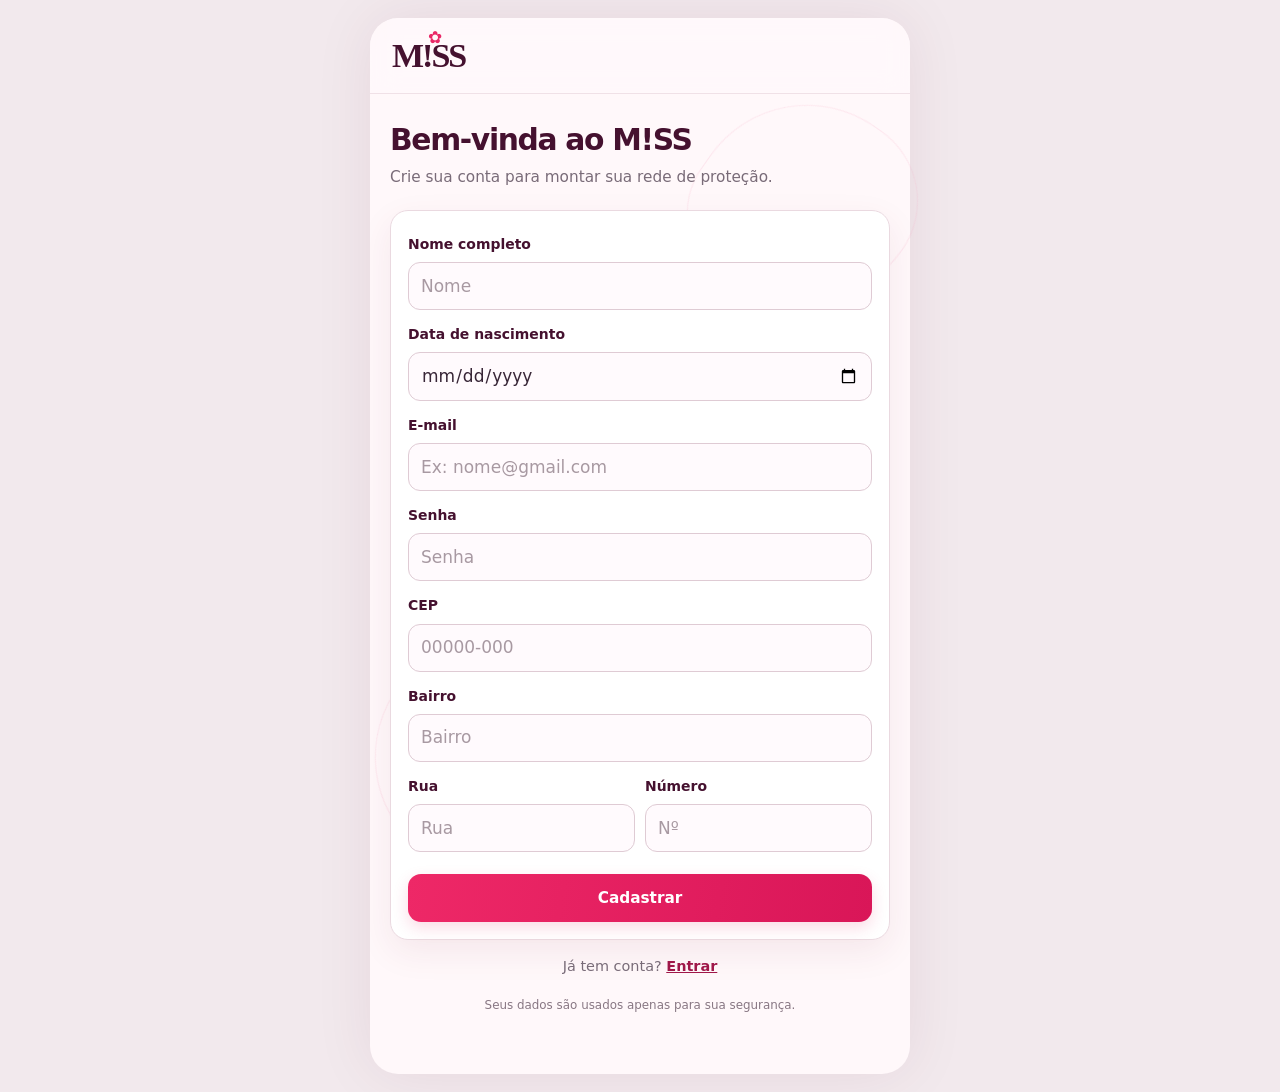
<file: index.html>
<!DOCTYPE html>
<html lang="pt-BR">
<head>
  <meta charset="UTF-8">
  <meta name="viewport" content="width=device-width, initial-scale=1">
  <meta name="theme-color" content="#fff1f4">
  <title>M!SS — Rede de proteção</title>
  <script src="guard.js"></script>
  <link rel="stylesheet" href="styles.css">
</head>
<body>
  <div class="app-shell">
    <header class="topbar">
      <a class="logo" href="#" aria-label="M!SS início"><span class="logo-flower">✿</span>M!SS</a>
    </header>

    <main>
      <section id="homeScreen" class="screen active" aria-labelledby="homeTitle">
        <div class="greeting">
          <div>
            <p class="eyebrow">SUA REDE DE PROTEÇÃO</p>
            <h1 id="homeTitle">Olá, Maria <span class="wave">♡</span></h1>
            <p class="subheading">Sua segurança importa. Você não está sozinha.</p>
          </div>
        </div>

        <div class="section-label"><span>O que está acontecendo?</span></div>

        <button class="alert-card urgent" id="dangerButton">
          <span class="alert-symbol">!</span>
          <span class="alert-text">
            <strong>PERIGO IMINENTE</strong>
            <small>Preciso de ajuda agora. Avisar contatos prioritários.</small>
          </span>
          <span class="card-arrow">→</span>
        </button>

        <button class="alert-card worried" id="unsafeButton">
          <span class="alert-symbol">!</span>
          <span class="alert-text">
            <strong>ESTOU INSEGURA</strong>
            <small>Quero que alguém da minha rede entre em contato.</small>
          </span>
          <span class="card-arrow">→</span>
        </button>

        <button class="voice-button" id="voiceButton">
          <span class="mic">♩</span>
          <span><strong>Precisa de ajuda para usar?</strong><small>Toque para experimentar o comando por voz</small></span>
        </button>

        
        <p class="disclaimer">Protótipo acadêmico. Não substitui serviços oficiais de emergência.</p>
      </section>

      <section id="contactsScreen" class="screen" aria-labelledby="contactsTitle">
        <button class="back-button" data-screen="homeScreen">‹ Voltar</button>
        <div class="page-heading">
          <p class="eyebrow">PESSOAS EM QUEM VOCÊ CONFIA</p>
          <h1 id="contactsTitle">Minha rede de apoio</h1>
          <p class="subheading">Organize quem pode receber seus pedidos de ajuda.</p>
        </div>
        <div class="priority-note"><p><strong>Prioridade 1</strong> recebe primeiro o alerta de perigo iminente. Você pode alterar a ordem quando quiser.</p></div>
        <div id="contactList" class="contact-list"></div>
        <button id="addContactButton" class="primary-button full-width">＋ Adicionar contato</button>
      </section>

      <section id="addContactScreen" class="screen" aria-labelledby="addContactTitle">
        <button class="back-button" data-screen="contactsScreen">‹ Voltar para a lista</button>
        <div class="page-heading">
          <p class="eyebrow">REDE DE APOIO</p>
          <h1 id="addContactTitle">Adicionar contato</h1>
          <p class="subheading">Cadastre uma pessoa de confiança.</p>
        </div>
        <form id="contactForm" class="form-card">
          <label for="nameInput">Nome do contato</label>
          <input id="nameInput" name="name" required maxlength="70" placeholder="Ex.: Maria Silva">
          <label for="phoneInput">Telefone / WhatsApp</label>
          <input id="phoneInput" name="phone" type="tel" required maxlength="25" placeholder="(43) 99999-9999">
          <label for="roleInput">Vínculo</label>
          <select id="roleInput">
            <option>Familiar</option><option>Vizinha(o)</option><option>Amiga(o)</option><option>Polícia / serviço oficial</option><option>Outro contato de confiança</option>
          </select>
          <label for="priorityInput">Prioridade de acionamento</label>
          <select id="priorityInput">
            <option value="1">Prioridade 1 — primeiro alerta</option>
            <option value="2">Prioridade 2</option>
            <option value="3">Prioridade 3</option>
          </select>
          <p class="form-hint">Cadastre apenas pessoas que concordaram em fazer parte da sua rede.</p>
          <button class="primary-button full-width" type="submit">Salvar contato</button>
        </form>
      </section>

      <section id="settingsScreen" class="screen" aria-labelledby="settingsTitle">
        <button class="back-button" data-screen="homeScreen">‹ Voltar</button>
        <div class="page-heading">
          <p class="eyebrow">FEITO PARA VOCÊ</p>
          <h1 id="settingsTitle">Configurações</h1>
          <p class="subheading">Deixe o M!SS mais confortável para usar.</p>
        </div>
        <div class="settings-card">
          <label for="fontSize">Tamanho do texto</label>
          <div class="segmented">
            <button data-font="normal">Padrão</button><button data-font="large">Grande</button><button data-font="xlarge">Muito grande</button>
          </div>
          <label for="themeToggle">Aparência</label>
          <button id="themeToggle" class="setting-row"><span>☼</span><span><strong>Claro / Escuro</strong><small>Alternar contraste da tela</small></span><b>↔</b></button>
          <div class="setting-row"><span>◉</span><span><strong>Privacidade da localização</strong><small>A localização só é solicitada quando você pede.</small></span></div>
          <div class="setting-row"><span>♡</span><span><strong>Rede de confiança</strong><small>Você pode editar ou remover contatos a qualquer momento.</small></span></div>
        </div>
      </section>

      <section id="historyScreen" class="screen" aria-labelledby="historyTitle">
        <button class="back-button" data-screen="homeScreen">‹ Voltar</button>
        <div class="page-heading"><p class="eyebrow">REGISTROS DESTA SESSÃO</p><h1 id="historyTitle">Histórico</h1></div>
        <div id="historyList" class="history-list"></div>
        <p id="historyEmpty" class="empty-state">Nenhum acionamento simulado ainda.</p>
      </section>
    </main>

    <nav class="bottom-nav" aria-label="Navegação principal">
      <button class="nav-item active" data-screen="homeScreen"><span>⌂</span>Início</button>
      <button class="nav-item" data-screen="contactsScreen"><span>♧</span>Contatos</button>
      <button class="nav-item" data-screen="historyScreen"><span>◷</span>Histórico</button>
      <button class="nav-item" data-screen="settingsScreen"><span>⚙</span>Ajustes</button>
    </nav>
  </div>

  <dialog id="alertDialog" class="modal">
    <form method="dialog" id="alertForm">
      <div id="modalIcon" class="modal-icon">!</div>
      <p id="modalEyebrow" class="eyebrow">CONFIRMAÇÃO</p>
      <h2 id="modalTitle">Confirmar pedido?</h2>
      <p id="modalDescription"></p>
      <div id="modalRecipients" class="recipient-preview"></div>
      <div id="modalLocation" class="location-preview" hidden></div>
      <div id="modalSend" class="send-list" hidden></div>
      <p id="modalWarning" class="modal-warning">Ao confirmar, o WhatsApp abrirá com a mensagem pronta para o primeiro contato; use os botões para avisar os demais. Em emergência real, ligue 190.</p>
      <div class="modal-actions">
        <button id="cancelAlert" class="secondary-button" value="cancel">Voltar</button>
        <button id="confirmAlert" class="primary-button" value="confirm">Enviar pedido</button>
      </div>
    </form>
  </dialog>
  <div id="toast" class="toast" role="status" aria-live="polite" hidden></div>
  <script src="model.js"></script>
  <script src="view.js"></script>
  <script src="controller.js"></script>
</body>
</html>
</file>
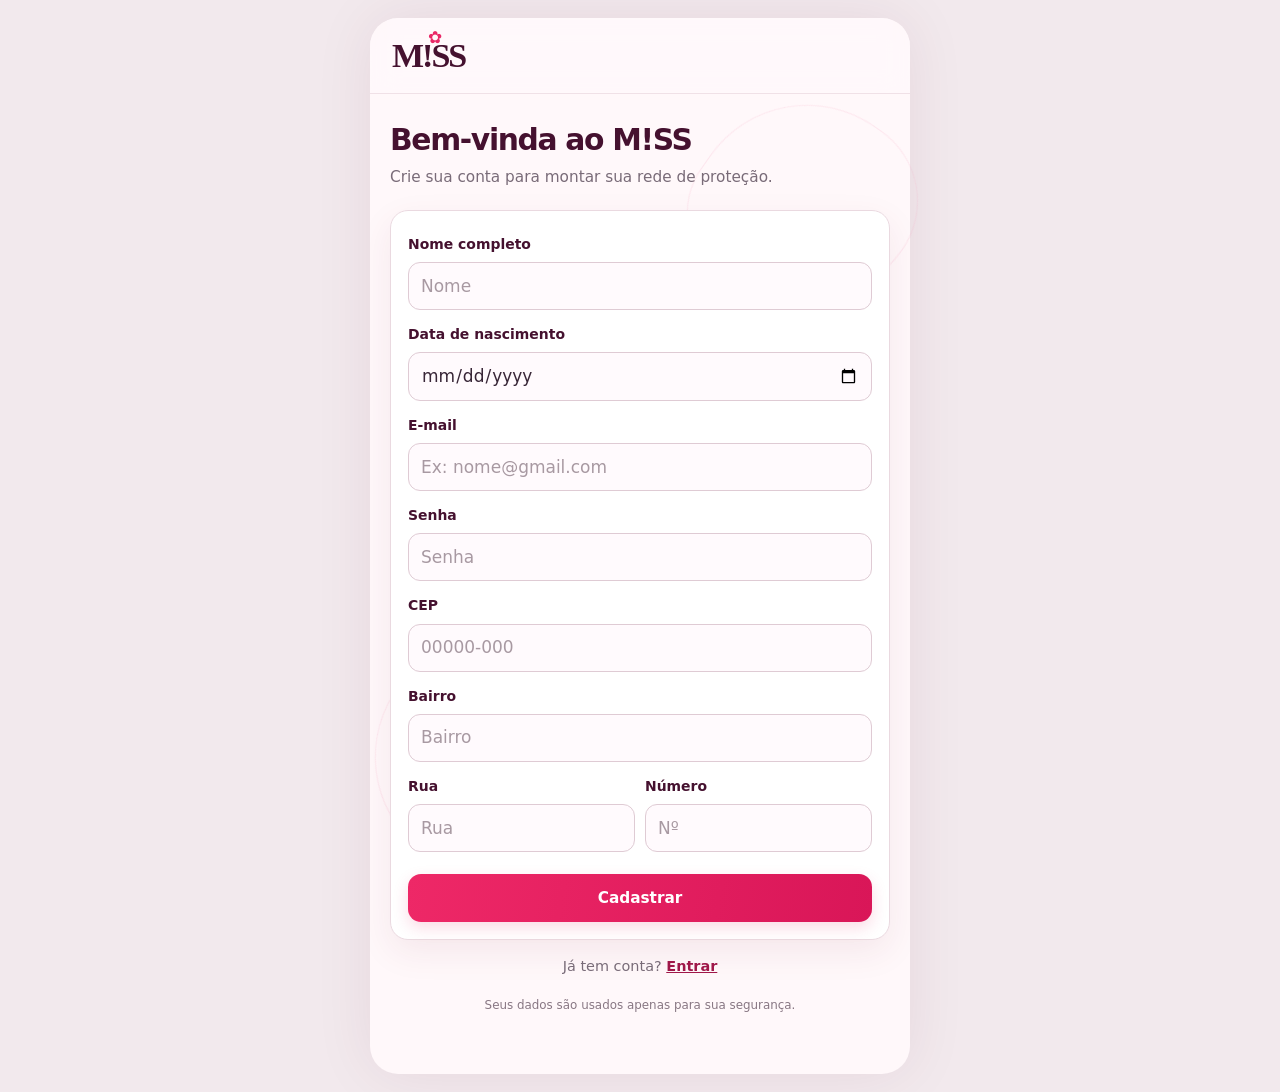
<file: cadastro.html>
<!DOCTYPE html>
<html lang="pt-BR">
<head>
  <meta charset="utf-8">
  <meta http-equiv="X-UA-Compatible" content="IE=edge">
  <title>M!SS - Rede de Proteção</title>
  <meta name="viewport" content="width=device-width, initial-scale=1">
  <link rel="stylesheet" type="text/css" media="screen" href="style2.css">
  <script src="auth.js" defer></script>
</head>
<body>
  <div class="app-shell">
    <header class="topbar">
      <a class="logo" href="#" aria-label="M!SS início"><span class="logo-flower">✿</span>M!SS</a>
    </header>

    <main>
      <section class="intro">
        <h1>Bem-vinda ao M!SS</h1>
        <p class="subheading">Crie sua conta para montar sua rede de proteção.</p>
      </section>

      <form class="form-card" id="cadastro">
        <label for="nome">Nome completo</label>
        <input id="nome" name="nome" type="text" placeholder="Nome" autocomplete="name" required>

        <label for="nascimento">Data de nascimento</label>
        <input id="nascimento" name="nascimento" type="date" autocomplete="bday" required>

        <label for="email">E-mail</label>
        <input id="email" name="email" type="email" placeholder="Ex: nome@gmail.com" autocomplete="email" required>

        <label for="senha">Senha</label>
        <input id="senha" name="senha" type="password" placeholder="Senha" autocomplete="new-password" required>

        <label for="cep">CEP</label>
        <input id="cep" name="cep" type="text" inputmode="numeric" maxlength="9" pattern="\d{5}-?\d{3}" title="Digite os 8 números do CEP" placeholder="00000-000" autocomplete="postal-code" required>
        <p class="form-hint" id="cepStatus" role="status" aria-live="polite" hidden></p>

        <label for="bairro">Bairro</label>
        <input id="bairro" name="bairro" type="text" placeholder="Bairro" required>

        <div class="form-row">
          <div>
            <label for="rua">Rua</label>
            <input id="rua" name="rua" type="text" placeholder="Rua" required>
          </div>
          <div>
            <label for="numero">Número</label>
            <input id="numero" name="numero" type="text" inputmode="numeric" placeholder="Nº" required>
          </div>
        </div>

        <p class="form-hint" id="cadastroStatus" role="alert" hidden></p>

        <button class="primary-button full-width" type="submit">Cadastrar</button>
      </form>

      <p class="form-link">Já tem conta? <a href="login.html">Entrar</a></p>

      <p class="disclaimer">Seus dados são usados apenas para sua segurança.</p>
    </main>
  </div>
</body>
</html>
</file>
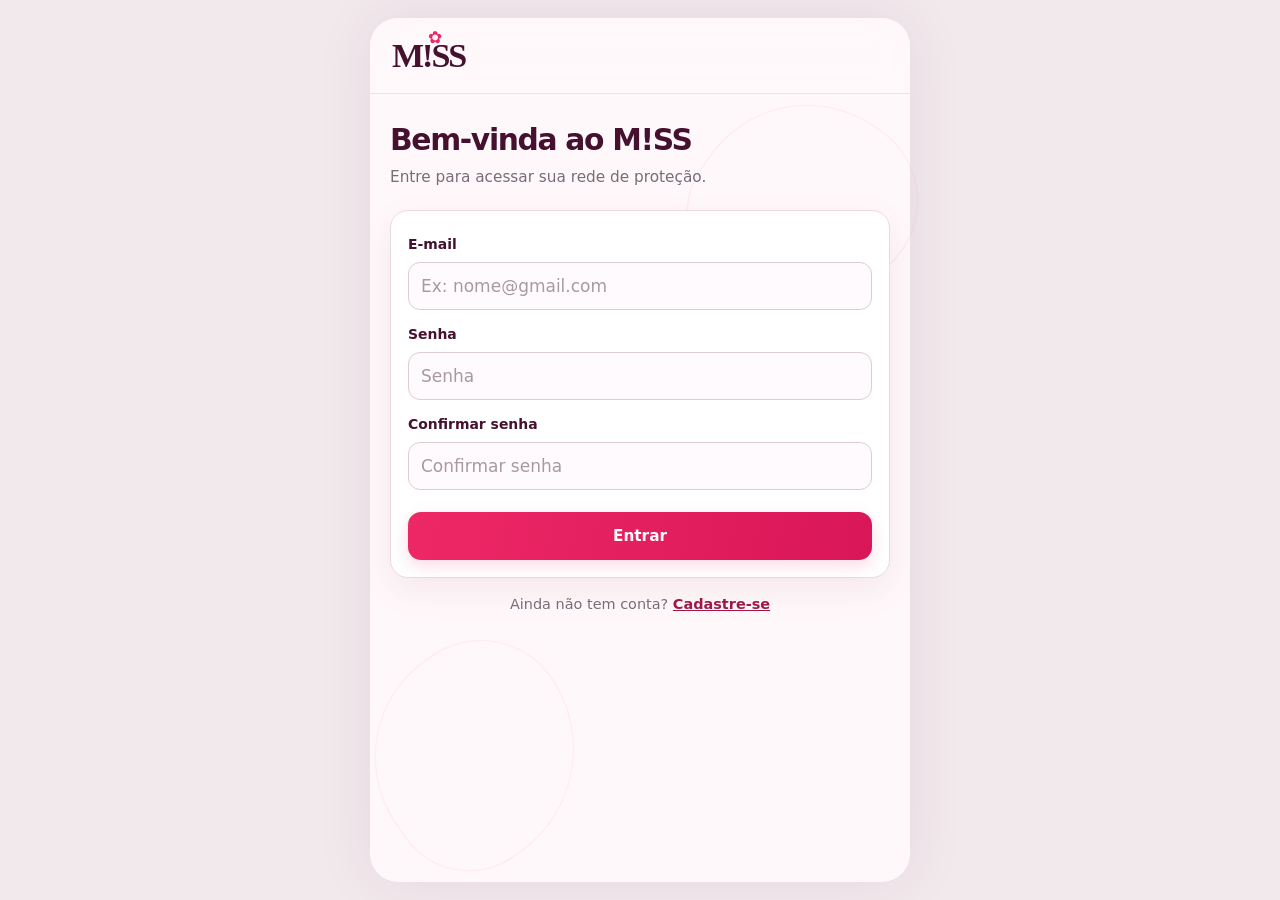
<file: login.html>
<!DOCTYPE html>
<html lang="pt-BR">
<head>
  <meta charset="utf-8">
  <meta http-equiv="X-UA-Compatible" content="IE=edge">
  <title>M!SS - Rede de Proteção</title>
  <meta name="viewport" content="width=device-width, initial-scale=1">
  <link rel="stylesheet" type="text/css" media="screen" href="style2.css">
  <script src="auth.js" defer></script>
</head>
<body>
  <div class="app-shell">
    <header class="topbar">
      <a class="logo" href="#" aria-label="M!SS início"><span class="logo-flower">✿</span>M!SS</a>
    </header>

    <main>
      <section class="intro">
        <h1>Bem-vinda ao M!SS</h1>
        <p class="subheading">Entre para acessar sua rede de proteção.</p>
      </section>

      <form class="form-card" id="login">
        <label for="email">E-mail</label>
        <input id="email" name="email" type="email" placeholder="Ex: nome@gmail.com" autocomplete="email" required>

        <label for="senha">Senha</label>
        <input id="senha" name="senha" type="password" placeholder="Senha" autocomplete="current-password" required>

        <label for="confirmar">Confirmar senha</label>
        <input id="confirmar" name="confirmar" type="password" placeholder="Confirmar senha" autocomplete="current-password" required>

        <p class="form-hint" id="loginStatus" role="status" aria-live="polite" hidden></p>

        <button class="primary-button full-width" type="submit">Entrar</button>
      </form>

      <p class="form-link">Ainda não tem conta? <a href="cadastro.html">Cadastre-se</a></p>
    </main>
  </div>
</body>
</html>
</file>
<file: styles.css>
:root {
  --pink:#e92867; --pink-dark:#9f1749; --rose:#f9dce7; --rose-pale:#fff5f7;
  --plum:#45112f; --ink:#382637; --muted:#796b78; --line:#ead9e0;
  --white:#fff; --bg:#fff8fa; --danger:#f32e3e; --danger-deep:#bd152c;
  --yellow:#ffca2e; --yellow-deep:#6b4000; --shadow:0 12px 34px #7d244014;
}
*{box-sizing:border-box}
html{font-size:17px}
body{margin:0;background:#f2e9ed;color:var(--ink);font-family:Inter,ui-sans-serif,system-ui,-apple-system,"Segoe UI",sans-serif;line-height:1.45}
button,input,select{font:inherit}
button{cursor:pointer}
button:focus-visible,input:focus-visible,select:focus-visible{outline:3px solid #4b74ff;outline-offset:3px}
.app-shell{position:relative;width:min(100%,540px);min-height:100dvh;margin:0 auto;background:var(--bg);overflow:hidden;box-shadow:0 0 60px #5a173014}
.app-shell::before,.app-shell::after{content:"";position:fixed;pointer-events:none;width:210px;height:210px;border:1px solid #f4a9c3;border-radius:58% 42% 62% 38%;opacity:.22;transform:rotate(35deg);z-index:0}
.app-shell::before{top:100px;right:calc(50% - 270px)}
.app-shell::after{bottom:40px;left:calc(50% - 270px);transform:rotate(-35deg)}
.topbar{height:76px;padding:0 22px;display:flex;align-items:center;justify-content:space-between;border-bottom:1px solid #f0e1e7;background:#fff9fbdd;backdrop-filter:blur(14px);position:sticky;top:0;z-index:5}
.logo{position:relative;color:var(--plum);text-decoration:none;font-family:Georgia,serif;font-size:2rem;font-weight:800;letter-spacing:-2px}
.logo-flower{position:absolute;color:var(--pink);font-family:system-ui;font-size:1rem;top:-6px;left:36px;letter-spacing:0}
.icon-button{border:0;background:transparent;color:var(--plum);font-size:1.5rem;width:44px;height:44px;border-radius:13px}
.icon-button:hover{background:var(--rose)}
main{position:relative;z-index:1;padding:24px 20px 100px}
.screen{display:none;animation:fadein .18s ease}
.screen.active{display:block}
@keyframes fadein{from{opacity:.55;transform:translateY(4px)}to{opacity:1;transform:none}}
.greeting{display:flex;justify-content:space-between;align-items:center;margin:5px 0 22px}
.eyebrow{font-size:.68rem;letter-spacing:.13em;font-weight:850;color:var(--pink-dark);margin:0 0 6px}
h1{font-size:1.75rem;line-height:1.15;letter-spacing:-.045em;margin:0;color:var(--plum)}
h2{font-size:1.3rem;margin:.2rem 0 .5rem;color:var(--plum)}
.subheading{font-size:.9rem;color:var(--muted);margin:.5rem 0 0}
.wave{color:var(--pink)}
.avatar{width:49px;height:49px;border-radius:18px;background:linear-gradient(140deg,#ffd8e5,#f8a8c4);color:var(--plum);display:grid;place-items:center;font-weight:850;font-size:1.3rem;border:1px solid #f0a6c0}
.location-card{display:flex;align-items:center;gap:12px;padding:13px;background:#fff;border:1px solid var(--line);border-radius:17px;box-shadow:0 5px 20px #7d24400a;margin-bottom:25px}
.location-icon{width:42px;height:42px;display:grid;place-items:center;background:#fce5ed;border-radius:14px;color:var(--pink-dark);font-size:1.5rem}
.location-copy{flex:1;min-width:0}
.location-copy strong,.location-copy span{display:block}
.location-copy strong{font-size:.82rem}
.location-copy span{font-size:.72rem;color:var(--muted);margin-top:2px}
.small-outline{background:white;border:1px solid #d98da9;color:var(--pink-dark);border-radius:10px;padding:8px 10px;font-size:.78rem;font-weight:800}
.section-label{display:flex;justify-content:space-between;align-items:center;font-size:.98rem;font-weight:850;color:var(--plum);margin:0 2px 12px}
.sparkle{color:var(--pink);font-size:1.3rem}
.alert-card{width:100%;display:flex;align-items:center;gap:13px;text-align:left;border:0;border-radius:21px;padding:17px 15px;margin-bottom:13px;box-shadow:0 9px 20px #6b16351b;position:relative;overflow:hidden;min-height:137px}
.alert-card::after{content:"";position:absolute;right:-25px;top:-35px;width:120px;height:120px;border:1px solid #ffffff65;border-radius:50%}
.urgent{background:linear-gradient(135deg,#fa4055,#d9154d);color:white}
.worried{background:linear-gradient(135deg,#ffda55,#ffbf19);color:#3e2500}
.alert-symbol{flex:0 0 52px;height:52px;border-radius:18px;display:grid;place-items:center;background:#ffffff24;border:1px solid #ffffff66;font-size:2rem;font-weight:900}
.worried .alert-symbol{background:#ffffff68;border-color:#ffffffb5}
.alert-text{display:grid;gap:5px;flex:1}
.alert-text strong{font-size:1.04rem;letter-spacing:.015em}
.alert-text small{font-size:.79rem;line-height:1.45;max-width:260px}
.card-arrow{font-size:1.6rem;align-self:flex-end}
.voice-button{display:flex;align-items:center;gap:13px;width:100%;padding:13px 15px;margin:16px 0 20px;border:1px solid var(--line);border-radius:17px;background:#fff;color:var(--plum);text-align:left}
.mic{display:grid;place-items:center;width:44px;height:44px;border-radius:50%;background:var(--rose);color:var(--pink-dark);font-size:1.4rem}
.voice-button strong,.voice-button small{display:block}
.voice-button strong{font-size:.86rem}
.voice-button small{font-size:.73rem;color:var(--muted);margin-top:3px}
.quick-links{display:grid;gap:8px}
.quick-links button{display:flex;align-items:center;gap:12px;border:1px solid var(--line);background:#fff;border-radius:13px;padding:13px;color:var(--plum);font-weight:750;text-align:left}
.quick-links button span{color:var(--pink);font-size:1.3rem}
.quick-links button b{margin-left:auto;font-size:1.4rem;font-weight:500;color:var(--muted)}
.disclaimer{font-size:.7rem;color:#887783;text-align:center;margin:20px 10px 0}
.bottom-nav{position:fixed;z-index:6;bottom:0;left:50%;transform:translateX(-50%);width:min(100%,540px);height:76px;display:flex;justify-content:space-around;align-items:center;padding:6px 8px calc(6px + env(safe-area-inset-bottom));background:#fffdfef0;backdrop-filter:blur(16px);border-top:1px solid var(--line)}
.nav-item{flex:1;display:grid;justify-items:center;gap:2px;border:0;border-radius:12px;padding:7px 2px;background:transparent;color:#8a7884;font-size:.66rem;font-weight:700}
.nav-item span{font-size:1.35rem;line-height:1.2}
.nav-item.active{color:var(--pink-dark);background:#fde8ef}
.back-button{border:0;background:transparent;color:var(--pink-dark);font-weight:800;padding:4px 0 18px}
.page-heading{margin-bottom:20px}
.priority-note{display:flex;gap:10px;background:#fff0f5;border:1px solid #f4c5d6;border-radius:14px;padding:12px;margin-bottom:15px;font-size:.78rem}
.priority-note span{color:var(--pink);font-size:1.25rem}
.priority-note p{margin:0}
.priority-note strong{display:block;color:var(--pink-dark)}
.contact-list{display:grid;gap:10px;margin-bottom:16px}
.contact-item{display:flex;align-items:center;gap:11px;background:#fff;border:1px solid var(--line);border-radius:15px;padding:12px}
.contact-avatar{width:45px;height:45px;flex:0 0 45px;border-radius:15px;display:grid;place-items:center;background:linear-gradient(140deg,#fbe6ed,#f7c0d3);color:var(--plum);font-weight:900}
.contact-details{min-width:0;flex:1}
.contact-details strong,.contact-details small{display:block;overflow-wrap:anywhere}
.contact-details strong{font-size:.9rem}
.contact-details small{font-size:.74rem;color:var(--muted)}
.priority-tag{display:inline-block;margin-top:4px;padding:2px 7px;border-radius:99px;font-size:.62rem;font-weight:850;background:#fce3eb;color:#9b1d4b}
.priority-tag.p2{background:#fff0c5;color:#745000}
.priority-tag.p3{background:#eee3f4;color:#694579}
.contact-actions{display:flex;flex-direction:column;gap:4px}
.contact-actions button{border:1px solid var(--line);border-radius:8px;background:white;color:var(--pink-dark);font-size:.72rem;padding:5px 7px}
.primary-button,.secondary-button{min-height:48px;padding:11px 16px;border-radius:13px;font-weight:850;font-size:.9rem}
.primary-button{border:0;background:linear-gradient(100deg,#ee2867,#d91658);color:#fff;box-shadow:0 6px 15px #e928672b}
.primary-button:hover{filter:brightness(.97)}
.secondary-button{background:white;border:1px solid #d7c5cd;color:var(--plum)}
.full-width{width:100%}
.form-card,.settings-card{background:#fff;border:1px solid var(--line);border-radius:18px;padding:17px;box-shadow:var(--shadow)}
.form-card{display:grid;gap:8px}
.form-card label,.settings-card>label{font-weight:800;font-size:.82rem;margin-top:6px}
input,select{width:100%;min-height:48px;border:1px solid #dfcbd4;border-radius:12px;background:#fffafd;color:var(--ink);padding:10px 12px}
input::placeholder{color:#a899a2}
.form-hint{font-size:.75rem;color:var(--muted);margin:6px 0}
.segmented{display:flex;gap:5px;margin:7px 0 18px}
.segmented button{flex:1;padding:9px 4px;border-radius:10px;border:1px solid var(--line);background:white;color:var(--plum);font-size:.75rem}
.segmented button.selected{background:#fde5ee;border-color:#ef83a9;color:var(--pink-dark);font-weight:850}
.setting-row{width:100%;display:flex;align-items:center;gap:12px;text-align:left;background:#fff;border:0;border-top:1px solid #f0e2e8;padding:15px 2px;color:var(--plum)}
.setting-row>span:first-child{font-size:1.25rem;color:var(--pink)}
.setting-row>span:nth-child(2){flex:1}
.setting-row strong,.setting-row small{display:block}
.setting-row strong{font-size:.85rem}
.setting-row small{font-size:.74rem;color:var(--muted);margin-top:3px}
.setting-row b{color:var(--pink);font-size:1.1rem}
.history-list{display:grid;gap:10px}
.history-item{display:flex;gap:12px;background:white;border:1px solid var(--line);border-radius:14px;padding:13px}
.history-dot{width:12px;height:12px;border-radius:50%;margin-top:5px;background:#eab42a;flex:0 0 12px}
.history-dot.urgent{background:var(--danger)}
.history-item strong,.history-item small{display:block}
.history-item strong{font-size:.88rem}
.history-item small{font-size:.74rem;color:var(--muted);margin-top:3px}
.empty-state{text-align:center;color:var(--muted);background:white;border:1px dashed var(--line);border-radius:14px;padding:20px;font-size:.85rem}
.modal{border:0;border-radius:22px;padding:0;width:min(460px,calc(100% - 28px));box-shadow:0 25px 80px #45112f4a;color:var(--ink)}
.modal::backdrop{background:#2d1225a8;backdrop-filter:blur(4px)}
.modal form{padding:24px}
.modal-icon{width:52px;height:52px;border-radius:17px;background:#fde2ea;color:var(--pink-dark);display:grid;place-items:center;font-size:1.7rem;font-weight:900;margin-bottom:15px}
.modal-icon.urgent{background:#ffe1e5;color:#b20f2b}
.modal-icon.worried{background:#fff0bd;color:#724400}
.modal p{font-size:.88rem}
.recipient-preview,.location-preview{background:#fff4f7;border:1px solid #f2d5e0;border-radius:12px;padding:12px;font-size:.8rem;margin:12px 0}
.modal-warning{font-size:.73rem!important;color:#7d4b14}
.modal-actions{display:flex;gap:9px;margin-top:18px}
.modal-actions button{flex:1}
.toast{position:fixed;z-index:10;bottom:90px;left:50%;transform:translateX(-50%);width:min(92%,480px);padding:14px 16px;background:#43132f;color:white;border-radius:14px;box-shadow:0 10px 30px #0002;font-size:.85rem}
body.dark{--bg:#211a24;--white:#2c222e;--ink:#f8edf3;--plum:#ffe1ee;--muted:#c7b3c0;--line:#51404e}
body.dark .app-shell{background:var(--bg)}
body.dark .topbar,body.dark .bottom-nav{background:#2c222eeb;border-color:var(--line)}
body.dark .location-card,body.dark .voice-button,body.dark .quick-links button,body.dark .contact-item,body.dark .form-card,body.dark .settings-card,body.dark .history-item,body.dark .empty-state,body.dark input,body.dark select{background:#302632;color:var(--ink);border-color:var(--line)}
body.dark .segmented button,body.dark .contact-actions button,body.dark .secondary-button{background:#302632;color:var(--ink);border-color:var(--line)}
body.large-text{font-size:19px}
body.xlarge-text{font-size:21px}
@media(min-width:541px){body{padding:18px 0}.app-shell{min-height:calc(100dvh - 36px);border-radius:28px}.topbar{border-radius:28px 28px 0 0}.bottom-nav{bottom:18px;border-radius:0 0 28px 28px}}
@media(prefers-reduced-motion:reduce){*,*::before,*::after{animation:none!important;transition:none!important}}

.send-list{display:flex;flex-direction:column;gap:8px;margin:12px 0}
.send-list p{margin:0 0 4px;font-weight:700}
.send-link{display:block;padding:13px 14px;border-radius:13px;background:#e8f8ee;border:1px solid #b6e3c6;color:#14532d;font-weight:800;font-size:.88rem;text-decoration:none}
.send-link:hover{filter:brightness(.97)}
body.dark .send-link{background:#1f3a2b;border-color:#2f6b49;color:#c9f2d8}
</file>
<file: style2.css>
:root {
    --pink:#e92867; --pink-dark:#9f1749; --rose:#f9dce7; --rose-pale:#fff5f7;
    --plum:#45112f; --ink:#382637; --muted:#796b78; --line:#ead9e0;
    --white:#fff; --bg:#fff8fa; --danger:#f32e3e;
    --shadow:0 12px 34px #7d244014;
}
*{box-sizing:border-box}
html{font-size:17px}
body{margin:0;background:#f2e9ed;color:var(--ink);font-family:Inter,ui-sans-serif,system-ui,-apple-system,"Segoe UI",sans-serif;line-height:1.45}
button,input,select{font:inherit}
button{cursor:pointer}
button:focus-visible,input:focus-visible,select:focus-visible,a:focus-visible{outline:3px solid #4b74ff;outline-offset:3px}
.app-shell{position:relative;width:min(100%,540px);min-height:100dvh;margin:0 auto;background:var(--bg);overflow:hidden;box-shadow:0 0 60px #5a173014}
.app-shell::before,.app-shell::after{content:"";position:fixed;pointer-events:none;width:210px;height:210px;border:1px solid #f4a9c3;border-radius:58% 42% 62% 38%;opacity:.22;transform:rotate(35deg);z-index:0}
.app-shell::before{top:100px;right:calc(50% - 270px)}
.app-shell::after{bottom:40px;left:calc(50% - 270px);transform:rotate(-35deg)}
   
.topbar{height:76px;padding:0 22px;display:flex;align-items:center;justify-content:space-between;border-bottom:1px solid #f0e1e7;background:#fff9fbdd;backdrop-filter:blur(14px);position:sticky;top:0;z-index:5}

.logo{position:relative;color:var(--plum);text-decoration:none;font-family:Georgia,serif;font-size:2rem;font-weight:800;letter-spacing:-2px}
.logo-flower{position:absolute;color:var(--pink);font-family:system-ui;font-size:1rem;top:-6px;left:36px;letter-spacing:0}
   
main{position:relative;z-index:1;padding:24px 20px 60px}
.intro{margin:5px 0 22px}
.eyebrow{font-size:.68rem;letter-spacing:.13em;font-weight:850;color:var(--pink-dark);margin:0 0 6px}
h1{font-size:1.75rem;line-height:1.15;letter-spacing:-.045em;margin:0;color:var(--plum)}
h2{font-size:1.3rem;margin:.2rem 0 .5rem;color:var(--plum)}
.subheading{font-size:.9rem;color:var(--muted);margin:.5rem 0 0}
   
.form-card{display:grid;gap:8px;background:#fff;border:1px solid var(--line);border-radius:18px;padding:17px;box-shadow:var(--shadow)}
.form-card label{font-weight:800;font-size:.82rem;margin-top:6px;color:var(--plum)}
input,select{width:100%;min-height:48px;border:1px solid #dfcbd4;border-radius:12px;background:#fffafd;color:var(--ink);padding:10px 12px}
input::placeholder{color:#a899a2}
input:focus{border-color:var(--pink)}
.form-row{display:grid;grid-template-columns:1fr 1fr;gap:10px}
.form-row>div{display:grid;gap:8px}
.form-hint{font-size:.75rem;color:var(--muted);margin:6px 0}
   
.primary-button,.secondary-button{min-height:48px;padding:11px 16px;border-radius:13px;font-weight:850;font-size:.9rem}
.primary-button{border:0;background:linear-gradient(100deg,#ee2867,#d91658);color:#fff;box-shadow:0 6px 15px #e928672b}
.primary-button:hover{filter:brightness(.97)}
.secondary-button{background:white;border:1px solid #d7c5cd;color:var(--plum)}
.full-width{width:100%}
.form-card .primary-button{margin-top:14px}
   
.disclaimer{font-size:.7rem;color:#887783;text-align:center;margin:20px 10px 0}
   
@media(min-width:541px){body{padding:18px 0}.app-shell{min-height:calc(100dvh - 36px);border-radius:28px}.topbar{border-radius:28px 28px 0 0}}
@media(prefers-reduced-motion:reduce){*,*::before,*::after{animation:none!important;transition:none!important}}

.form-hint.error{color:#bd152c;font-weight:700}
.form-hint.ok{color:#14532d;font-weight:700}
.form-link{text-align:center;font-size:.85rem;color:var(--muted);margin:16px 0 0}
.form-link a{color:var(--pink-dark);font-weight:800}
</file>
